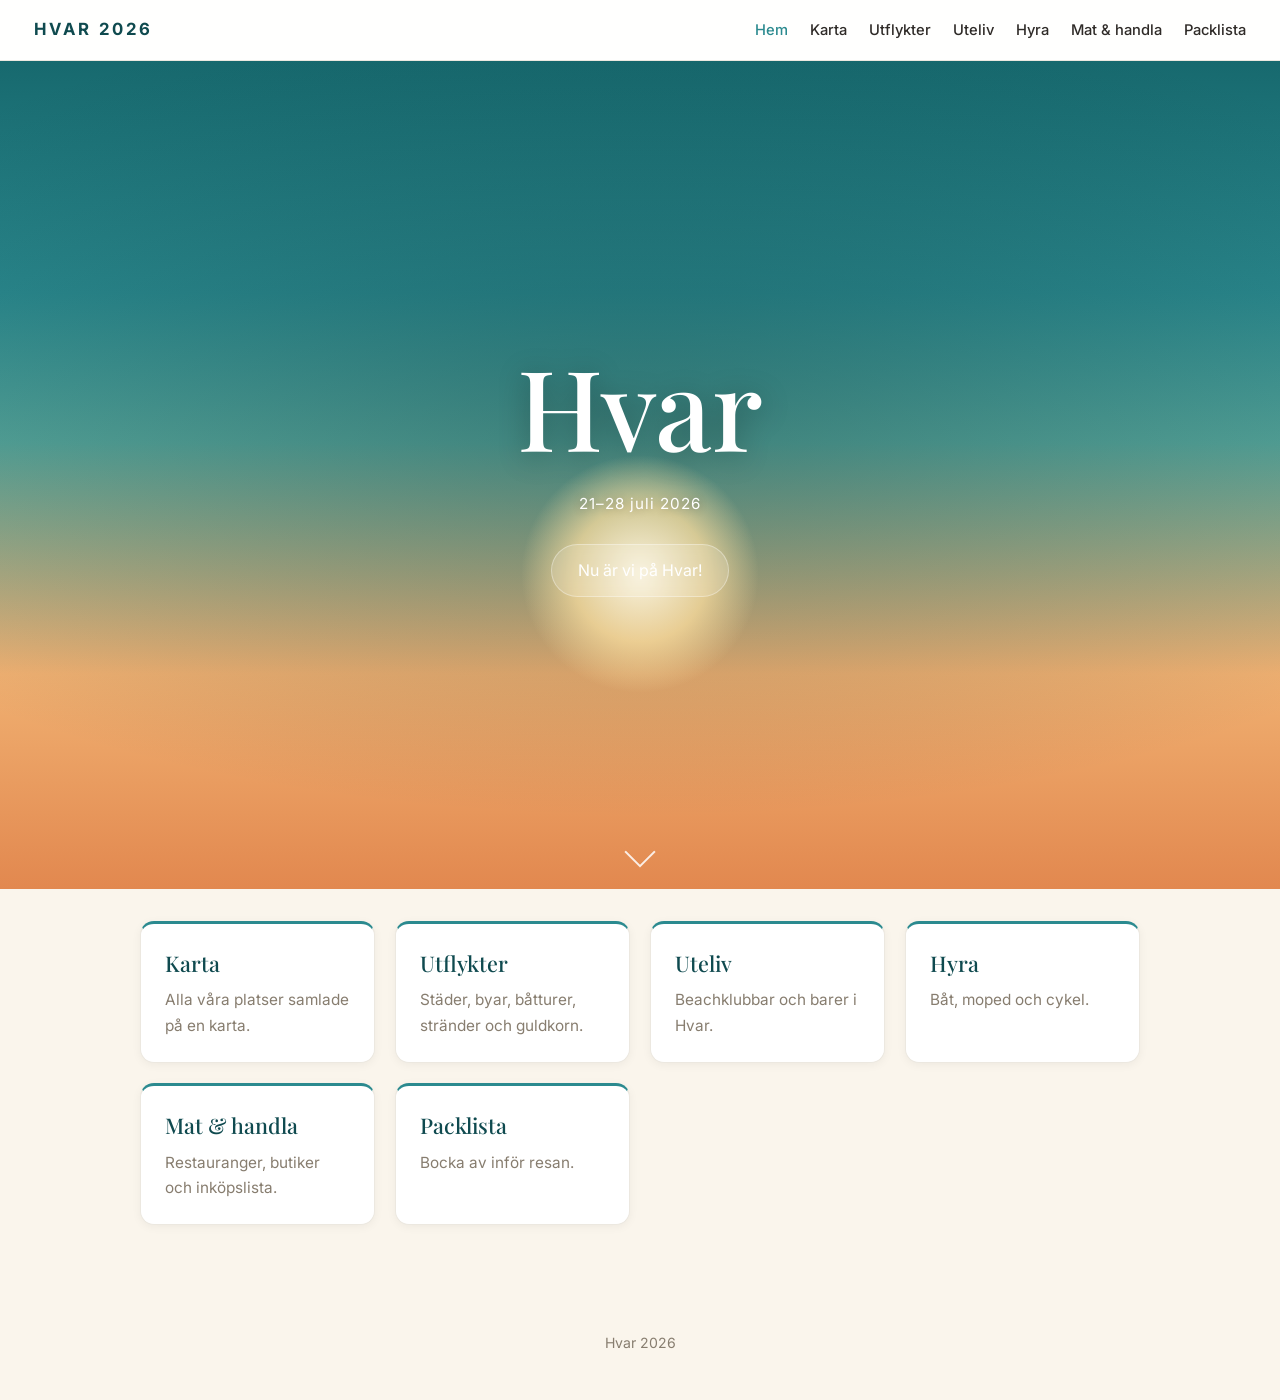
<file: index.html>
<!DOCTYPE html>
<html lang="sv">
<head>
  <meta charset="UTF-8" />
  <meta name="viewport" content="width=device-width, initial-scale=1.0" />
  <title>Hvar 2026</title>
  <link rel="preconnect" href="https://fonts.googleapis.com">
  <link href="https://fonts.googleapis.com/css2?family=Playfair+Display:wght@400;500;600&family=Inter:wght@400;500;600&display=swap" rel="stylesheet">
  <link rel="stylesheet" href="style.css?v=3">
</head>
<body>

  <nav class="topp" data-aktiv="index.html"></nav>

  <header class="hero">
    <div class="sol" aria-hidden="true"></div>
    <h1>Hvar</h1>
    <div class="meta">21–28 juli 2026</div>
    <div class="nedrakning" id="nedrakning">Räknar ner…</div>
    <div class="scroll-cue" aria-hidden="true"></div>
  </header>

  <main>
    <div class="meny-grid">
      <a class="kort" href="karta.html"><div class="inner"><h3>Karta</h3><p>Alla våra platser samlade på en karta.</p></div></a>
      <a class="kort" href="utflykter.html"><div class="inner"><h3>Utflykter</h3><p>Städer, byar, båtturer, stränder och guldkorn.</p></div></a>
      <a class="kort" href="uteliv.html"><div class="inner"><h3>Uteliv</h3><p>Beachklubbar och barer i Hvar.</p></div></a>
      <a class="kort" href="hyra.html"><div class="inner"><h3>Hyra</h3><p>Båt, moped och cykel.</p></div></a>
      <a class="kort" href="mat.html"><div class="inner"><h3>Mat &amp; handla</h3><p>Restauranger, butiker och inköpslista.</p></div></a>
      <a class="kort" href="packlista.html"><div class="inner"><h3>Packlista</h3><p>Bocka av inför resan.</p></div></a>
    </div>
  </main>

  <footer>Hvar 2026</footer>

  <script src="data.js?v=3"></script>
  <script src="app.js?v=3"></script>
</body>
</html>
</file>
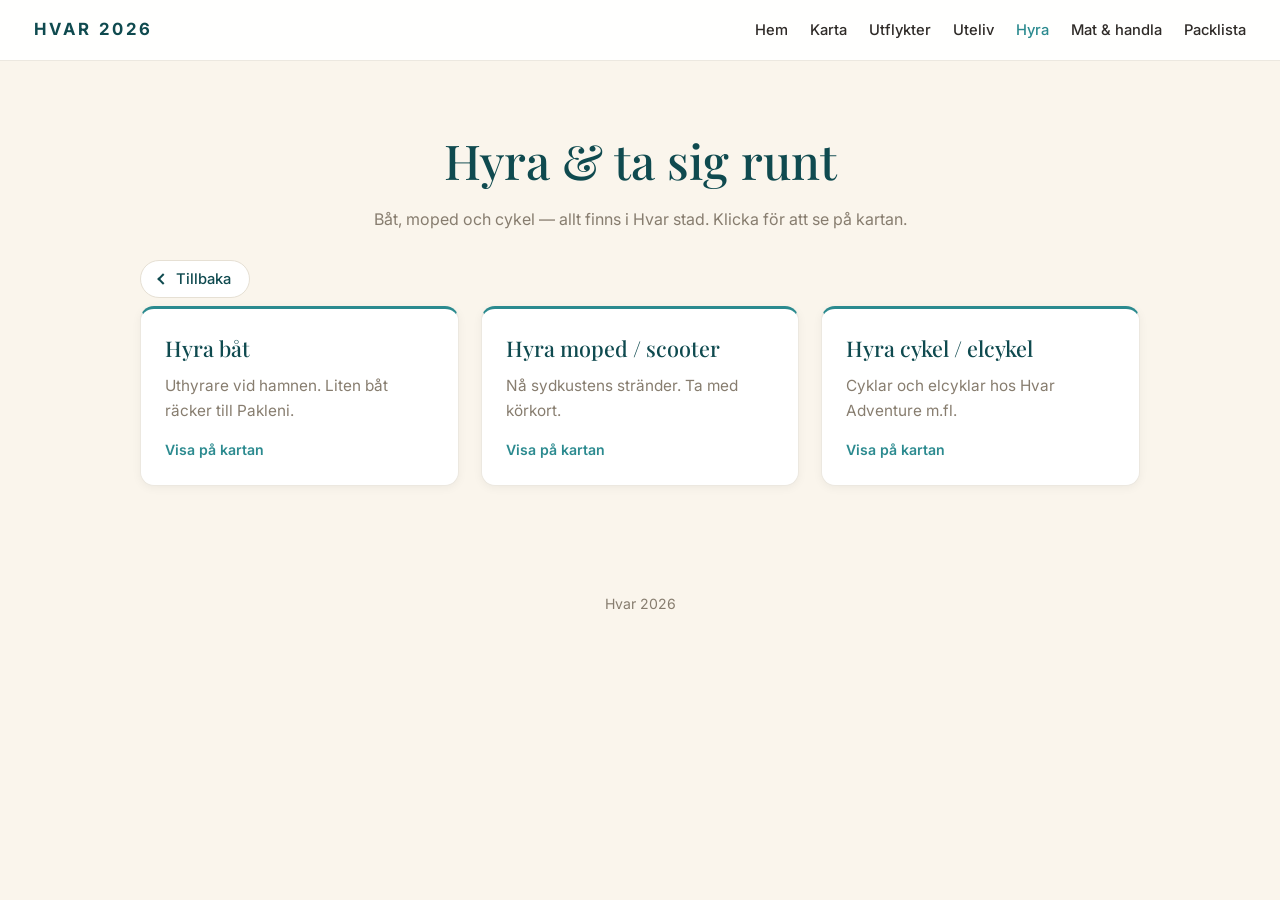
<file: hyra.html>
<!DOCTYPE html>
<html lang="sv">
<head>
  <meta charset="UTF-8" />
  <meta name="viewport" content="width=device-width, initial-scale=1.0" />
  <title>Hyra · Hvar 2026</title>
  <link rel="preconnect" href="https://fonts.googleapis.com">
  <link href="https://fonts.googleapis.com/css2?family=Playfair+Display:wght@400;500;600&family=Inter:wght@400;500;600&display=swap" rel="stylesheet">
  <link rel="stylesheet" href="style.css?v=3">
</head>
<body>

  <nav class="topp" data-aktiv="hyra.html"></nav>

  <div class="sidhuvud">
    <h1>Hyra &amp; ta sig runt</h1>
    <p>Båt, moped och cykel — allt finns i Hvar stad. Klicka för att se på kartan.</p>
  </div>

  <main>
    <div class="kort-grid" id="hyra"></div>
  </main>

  <footer>Hvar 2026</footer>

  <script src="data.js?v=3"></script>
  <script src="app.js?v=3"></script>
  <script>renderKort(hyra, "#hyra");</script>
</body>
</html>
</file>
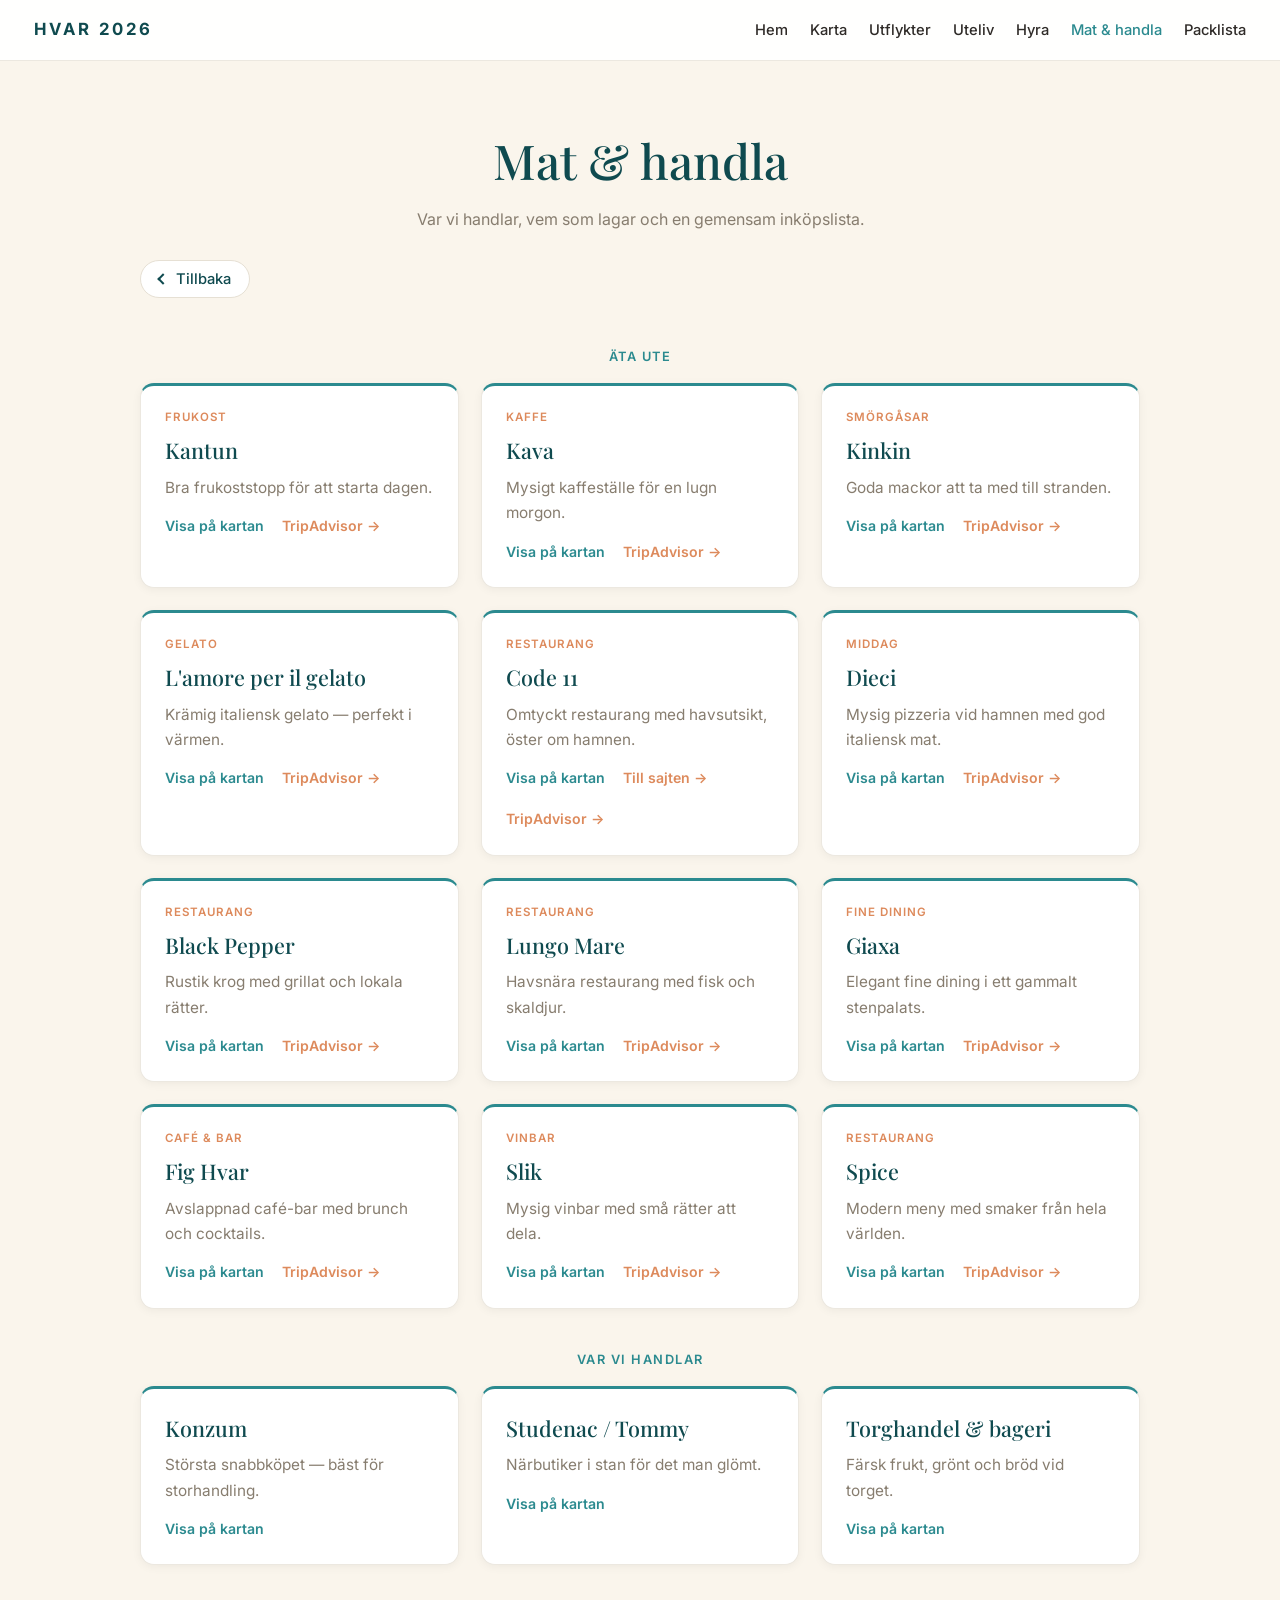
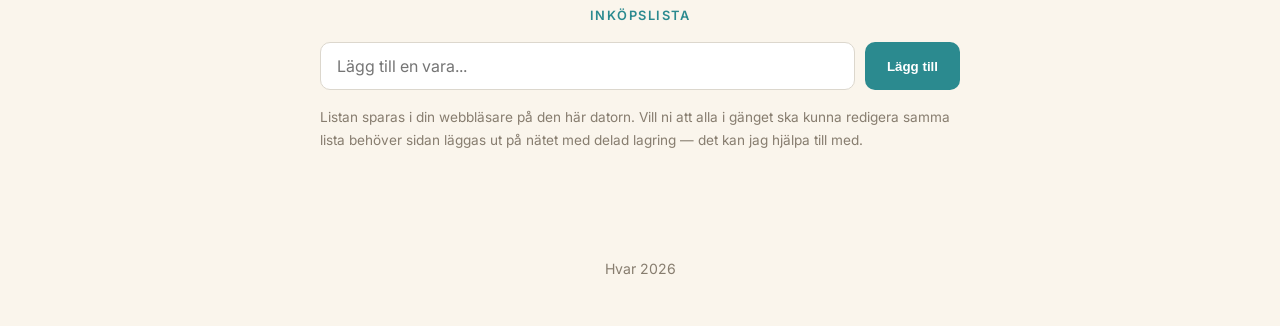
<file: mat.html>
<!DOCTYPE html>
<html lang="sv">
<head>
  <meta charset="UTF-8" />
  <meta name="viewport" content="width=device-width, initial-scale=1.0" />
  <title>Mat &amp; handla · Hvar 2026</title>
  <link rel="preconnect" href="https://fonts.googleapis.com">
  <link href="https://fonts.googleapis.com/css2?family=Playfair+Display:wght@400;500;600&family=Inter:wght@400;500;600&display=swap" rel="stylesheet">
  <link rel="stylesheet" href="style.css?v=3">
</head>
<body>

  <nav class="topp" data-aktiv="mat.html"></nav>

  <div class="sidhuvud">
    <h1>Mat &amp; handla</h1>
    <p>Var vi handlar, vem som lagar och en gemensam inköpslista.</p>
  </div>

  <main>
    <div class="grupp-rubrik">Äta ute</div>
    <div class="kort-grid" id="restauranger"></div>

    <div class="grupp-rubrik">Var vi handlar</div>
    <div class="kort-grid" id="handla"></div>

    <div class="grupp-rubrik">Inköpslista</div>
    <div class="inkop">
      <form id="inkop-form" class="inkop-form">
        <input id="inkop-input" type="text" placeholder="Lägg till en vara..." autocomplete="off">
        <button type="submit">Lägg till</button>
      </form>
      <ul id="inkop-lista" class="inkop-lista"></ul>
      <p class="inkop-info">Listan sparas i din webbläsare på den här datorn. Vill ni att alla i gänget ska kunna redigera samma lista behöver sidan läggas ut på nätet med delad lagring — det kan jag hjälpa till med.</p>
    </div>
  </main>

  <footer>Hvar 2026</footer>

  <script src="data.js?v=3"></script>
  <script src="app.js?v=3"></script>
  <script>
    renderKort(restauranger, "#restauranger");
    renderKort(handla, "#handla");
    inkopslista();
  </script>
</body>
</html>
</file>
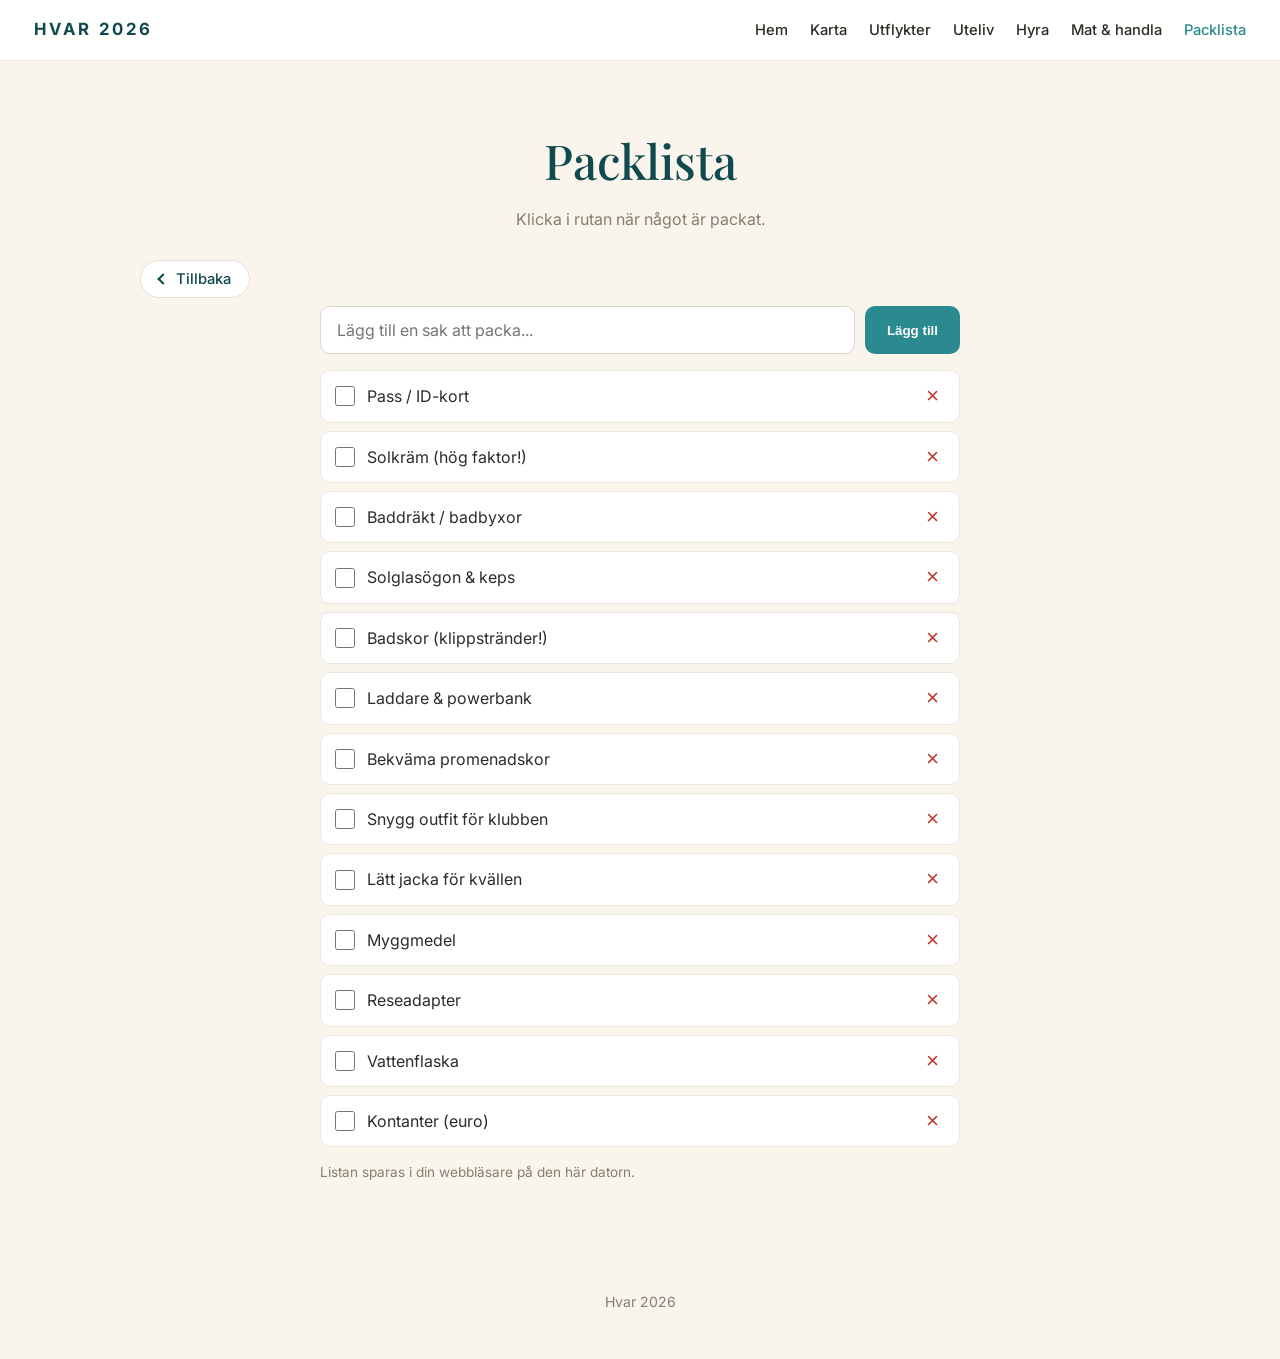
<file: packlista.html>
<!DOCTYPE html>
<html lang="sv">
<head>
  <meta charset="UTF-8" />
  <meta name="viewport" content="width=device-width, initial-scale=1.0" />
  <title>Packlista · Hvar 2026</title>
  <link rel="preconnect" href="https://fonts.googleapis.com">
  <link href="https://fonts.googleapis.com/css2?family=Playfair+Display:wght@400;500;600&family=Inter:wght@400;500;600&display=swap" rel="stylesheet">
  <link rel="stylesheet" href="style.css?v=3">
</head>
<body>

  <nav class="topp" data-aktiv="packlista.html"></nav>

  <div class="sidhuvud">
    <h1>Packlista</h1>
    <p>Klicka i rutan när något är packat.</p>
  </div>

  <main>
    <div class="inkop">
      <form id="pack-form" class="inkop-form">
        <input id="pack-input" type="text" placeholder="Lägg till en sak att packa..." autocomplete="off">
        <button type="submit">Lägg till</button>
      </form>
      <ul id="pack-lista" class="inkop-lista"></ul>
      <p class="inkop-info">Listan sparas i din webbläsare på den här datorn.</p>
    </div>
  </main>

  <footer>Hvar 2026</footer>

  <script src="data.js?v=3"></script>
  <script src="app.js?v=3"></script>
  <script>packlista();</script>
</body>
</html>
</file>
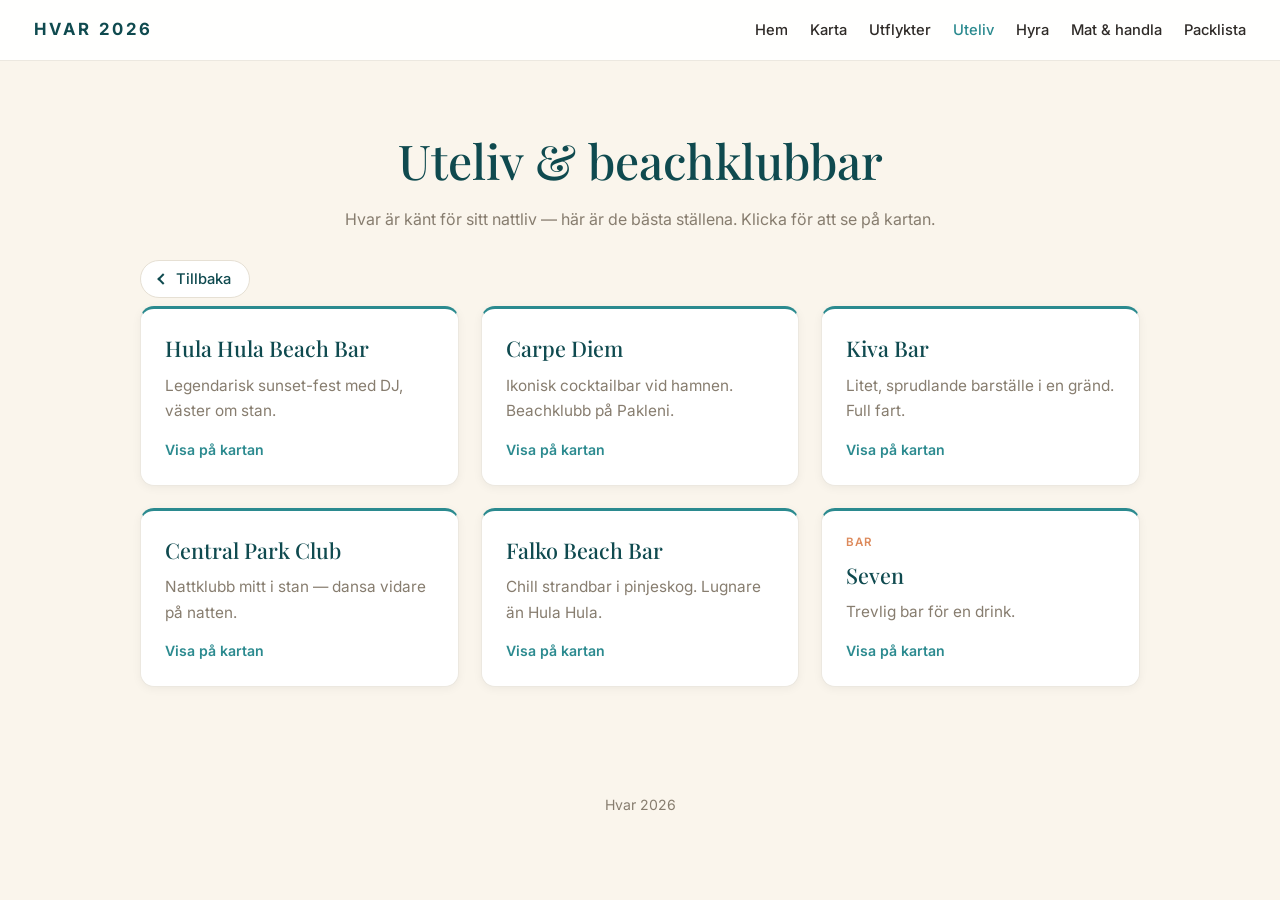
<file: uteliv.html>
<!DOCTYPE html>
<html lang="sv">
<head>
  <meta charset="UTF-8" />
  <meta name="viewport" content="width=device-width, initial-scale=1.0" />
  <title>Uteliv · Hvar 2026</title>
  <link rel="preconnect" href="https://fonts.googleapis.com">
  <link href="https://fonts.googleapis.com/css2?family=Playfair+Display:wght@400;500;600&family=Inter:wght@400;500;600&display=swap" rel="stylesheet">
  <link rel="stylesheet" href="style.css?v=3">
</head>
<body>

  <nav class="topp" data-aktiv="uteliv.html"></nav>

  <div class="sidhuvud">
    <h1>Uteliv &amp; beachklubbar</h1>
    <p>Hvar är känt för sitt nattliv — här är de bästa ställena. Klicka för att se på kartan.</p>
  </div>

  <main>
    <div class="kort-grid" id="uteliv"></div>
  </main>

  <footer>Hvar 2026</footer>

  <script src="data.js?v=3"></script>
  <script src="app.js?v=3"></script>
  <script>renderKort(uteliv, "#uteliv");</script>
</body>
</html>
</file>
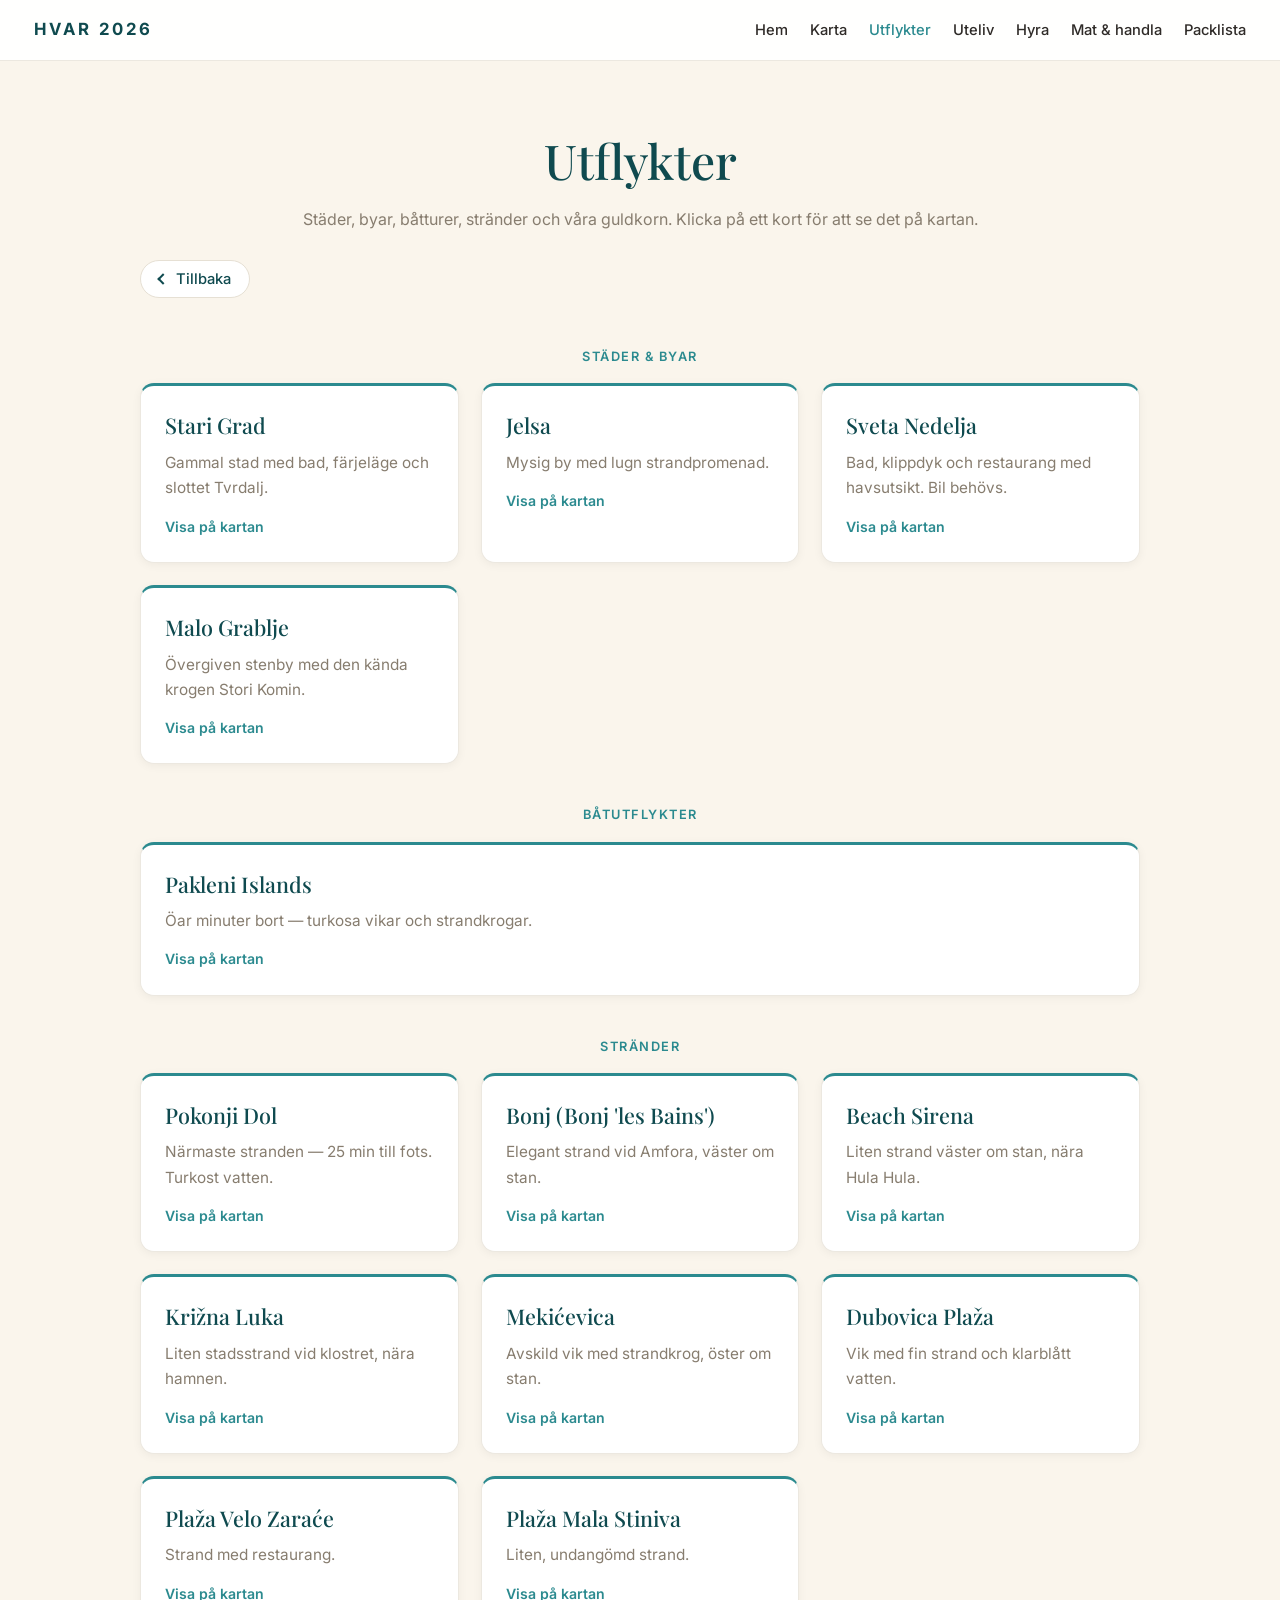
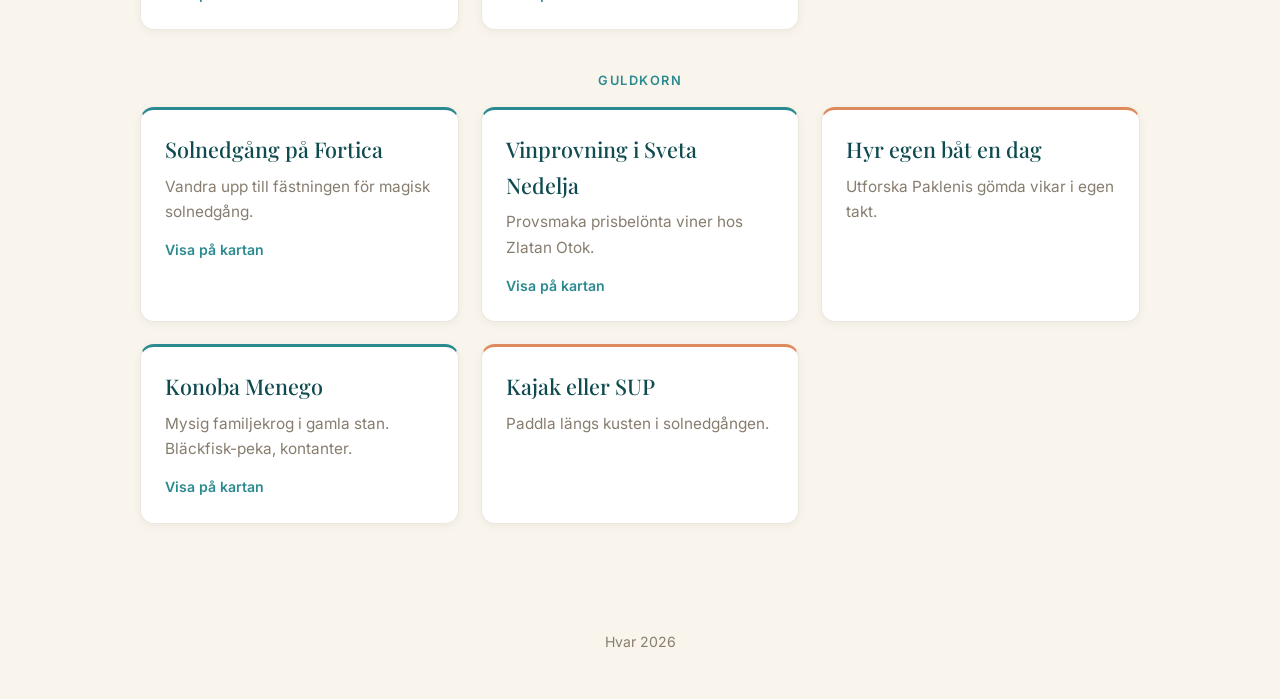
<file: utflykter.html>
<!DOCTYPE html>
<html lang="sv">
<head>
  <meta charset="UTF-8" />
  <meta name="viewport" content="width=device-width, initial-scale=1.0" />
  <title>Utflykter · Hvar 2026</title>
  <link rel="preconnect" href="https://fonts.googleapis.com">
  <link href="https://fonts.googleapis.com/css2?family=Playfair+Display:wght@400;500;600&family=Inter:wght@400;500;600&display=swap" rel="stylesheet">
  <link rel="stylesheet" href="style.css?v=3">
</head>
<body>

  <nav class="topp" data-aktiv="utflykter.html"></nav>

  <div class="sidhuvud">
    <h1>Utflykter</h1>
    <p>Städer, byar, båtturer, stränder och våra guldkorn. Klicka på ett kort för att se det på kartan.</p>
  </div>

  <main>
    <div class="grupp-rubrik">Städer &amp; byar</div>
    <div class="kort-grid" id="stader"></div>

    <div class="grupp-rubrik">Båtutflykter</div>
    <div class="kort-grid" id="bat"></div>

    <div class="grupp-rubrik">Stränder</div>
    <div class="kort-grid" id="strand"></div>

    <div class="grupp-rubrik">Guldkorn</div>
    <div class="kort-grid" id="guldkorn"></div>
  </main>

  <footer>Hvar 2026</footer>

  <script src="data.js?v=3"></script>
  <script src="app.js?v=3"></script>
  <script>
    renderKort(platser.filter(function (p) { return p.grupp === "stader"; }), "#stader");
    renderKort(platser.filter(function (p) { return p.grupp === "bat"; }), "#bat");
    renderKort(platser.filter(function (p) { return p.grupp === "strand"; }), "#strand");
    renderKort(guldkorn, "#guldkorn");
  </script>
</body>
</html>
</file>
<file: style.css>
/* ===========================================================
   Hvar 2026 — delad stil för alla sidor
   =========================================================== */
:root {
  --sand: #faf5ec;   /* varm gräddvit sand */
  --hav:  #2b8a8f;   /* turkost hav */
  --djup: #0f4a4f;   /* djupt havsblått */
  --guld: #dd8a5c;   /* varm terrakotta (solnedgång) */
  --text: #2f2b28;   /* varm mörk */
  --mjuk: #877d6f;   /* varm mjuk grå */
}
* { box-sizing: border-box; margin: 0; padding: 0; }
html { scroll-behavior: smooth; }
body {
  font-family: "Inter", -apple-system, "Segoe UI", Roboto, sans-serif;
  color: var(--text);
  background: var(--sand);
  line-height: 1.65;
}
a { color: inherit; }

/* ---------- Toppmeny (samma på alla sidor) ---------- */
nav.topp {
  position: sticky; top: 0; z-index: 1000;
  display: flex; align-items: center; justify-content: space-between;
  gap: 20px; flex-wrap: wrap;
  padding: 16px 34px;
  background: rgba(255,255,255,0.92); backdrop-filter: blur(8px);
  border-bottom: 1px solid #ece8e0;
}
nav.topp .logo { font-weight: 700; letter-spacing: 3px; color: var(--djup); text-decoration: none; font-size: 1.05rem; }
nav.topp .lankar { display: flex; gap: 22px; flex-wrap: wrap; }
nav.topp .lankar a { color: var(--text); text-decoration: none; font-size: 0.92rem; font-weight: 500; }
nav.topp .lankar a:hover, nav.topp .lankar a.aktiv { color: var(--hav); }
nav.topp .meny-knapp { display: none; flex-direction: column; gap: 5px; background: none; border: none; cursor: pointer; padding: 6px; }
nav.topp .meny-knapp span { width: 24px; height: 2px; background: var(--djup); border-radius: 2px; }

/* ---------- Hero (startsidan) ---------- */
header.hero {
  position: relative; min-height: 92vh; overflow: hidden;
  display: flex; flex-direction: column; align-items: center; justify-content: center;
  text-align: center; color: white; padding: 70px 20px;
  background: linear-gradient(180deg, #17696e 0%, #2b8a8f 28%, #57a79c 46%, #f0b071 74%, #e2884f 100%);
}
header.hero .sol {
  position: absolute; left: 50%; top: 62%; width: 240px; height: 240px;
  transform: translate(-50%, -50%); border-radius: 50%;
  background: radial-gradient(circle, rgba(255,248,228,0.95) 0%, rgba(255,226,162,0.7) 40%, rgba(255,200,130,0) 70%);
  animation: solglod 6s ease-in-out infinite;
}
@keyframes solglod {
  0%, 100% { transform: translate(-50%,-50%) scale(1); opacity: 0.9; }
  50% { transform: translate(-50%,-50%) scale(1.09); opacity: 1; }
}
@keyframes hero-in { from { opacity: 0; transform: translateY(26px); } to { opacity: 1; transform: translateY(0); } }
header.hero h1 { animation: hero-in 1.1s cubic-bezier(.2,.7,.2,1) both; }
header.hero .ingress { animation: hero-in 1.1s cubic-bezier(.2,.7,.2,1) .18s both; }
header.hero .meta { animation: hero-in 1.1s cubic-bezier(.2,.7,.2,1) .34s both; }
header.hero .nedrakning { animation: hero-in 1.1s cubic-bezier(.2,.7,.2,1) .5s both; }
header.hero .scroll-cue {
  position: absolute; bottom: 26px; left: 50%; width: 22px; height: 22px;
  border-right: 2px solid rgba(255,255,255,0.85); border-bottom: 2px solid rgba(255,255,255,0.85);
  transform: translateX(-50%) rotate(45deg); animation: cue 1.9s ease-in-out infinite;
}
@keyframes cue {
  0%, 100% { transform: translateX(-50%) rotate(45deg) translate(0,0); opacity: 0.85; }
  50% { transform: translateX(-50%) rotate(45deg) translate(5px,5px); opacity: 0.4; }
}
header.hero::after {
  content: ""; position: absolute; inset: 0; z-index: 1;
  background: radial-gradient(130% 85% at 50% 42%, rgba(8,48,52,0.32) 0%, rgba(8,48,52,0) 58%);
}
header.hero > * { position: relative; z-index: 2; }
header.hero h1 {
  font-family: "Playfair Display", serif; font-weight: 500;
  font-size: clamp(3.4rem, 11vw, 7rem); line-height: 0.95; margin-bottom: 18px;
  text-shadow: 0 4px 30px rgba(0,0,0,0.3);
}
header.hero .ingress {
  max-width: 580px; font-size: clamp(1.05rem, 2.3vw, 1.35rem);
  text-shadow: 0 2px 14px rgba(0,0,0,0.35);
}
header.hero .meta { margin-top: 14px; font-size: 0.95rem; letter-spacing: 1px; opacity: 0.92; text-shadow: 0 1px 8px rgba(0,0,0,0.3); }
header.hero .nedrakning {
  margin-top: 28px; font-size: 1rem; background: rgba(255,255,255,0.14);
  backdrop-filter: blur(6px); border: 1px solid rgba(255,255,255,0.35);
  padding: 12px 26px; border-radius: 999px;
}
header.hero .nedrakning .antal { font-size: 1.45rem; font-weight: 700; margin: 0 3px 0 8px; }
header.hero .nedrakning .antal:first-child { margin-left: 0; }

/* ---------- Sidhuvud (undersidor) ---------- */
.sidhuvud { max-width: 1040px; margin: 0 auto; padding: 60px 20px 4px; text-align: center; }
.sidhuvud h1 { font-family: "Playfair Display", serif; font-weight: 500; font-size: clamp(2.2rem, 6vw, 3rem); color: var(--djup); }
.sidhuvud p { color: var(--mjuk); margin-top: 6px; }

/* ---------- Innehåll ---------- */
main { max-width: 1040px; margin: 0 auto; padding: 24px 20px 60px; }

/* ---------- Tillbaka-knapp ---------- */
.tillbaka {
  display: inline-flex; align-items: center; gap: 9px;
  background: #fff; border: 1px solid #e6e0d4; color: var(--djup);
  border-radius: 999px; padding: 9px 18px; font-size: 0.92rem; font-weight: 500;
  cursor: pointer; margin-bottom: 8px; font-family: inherit; transition: 0.15s;
}
.tillbaka:hover { border-color: var(--hav); color: var(--hav); }
.tillbaka .pil { width: 8px; height: 8px; border-left: 2px solid currentColor; border-bottom: 2px solid currentColor; transform: rotate(45deg); }
.grupp-rubrik {
  font-weight: 600; color: var(--hav); text-transform: uppercase;
  letter-spacing: 1.5px; font-size: 0.8rem; margin: 40px 0 16px; text-align: center;
}
.grupp-rubrik:first-child { margin-top: 8px; }

/* ---------- Kort ---------- */
.kort-grid { display: grid; grid-template-columns: repeat(auto-fit, minmax(270px, 1fr)); gap: 22px; }
.kort {
  background: white; border-radius: 14px; overflow: hidden; text-decoration: none; color: inherit;
  border: 1px solid #ece8e0; border-top: 3px solid var(--hav);
  box-shadow: 0 2px 10px rgba(0,0,0,0.05); transition: transform 0.2s, box-shadow 0.2s;
  display: flex; flex-direction: column;
}
a.kort:hover { transform: translateY(-3px); box-shadow: 0 10px 24px rgba(0,0,0,0.11); }
.kort .inner { padding: 22px 24px 24px; flex: 1; display: flex; flex-direction: column; }
.kort-typ { font-size: 0.72rem; font-weight: 600; text-transform: uppercase; letter-spacing: 1px; color: var(--guld); margin-bottom: 6px; }
.kort h3 { font-family: "Playfair Display", serif; font-weight: 500; color: var(--djup); font-size: 1.35rem; margin-bottom: 6px; }
.kort p { margin: 0; color: var(--mjuk); font-size: 0.96rem; }
.kort-lankar { margin-top: 14px; display: flex; gap: 18px; flex-wrap: wrap; }
.kort .lank { color: var(--hav); font-weight: 600; font-size: 0.88rem; }
.kort .boka { color: var(--guld); font-weight: 600; font-size: 0.88rem; cursor: pointer; }
.kort .boka:hover { text-decoration: underline; }
.kort.info { border-top-color: var(--guld); }
.popup-lank { display: inline-block; margin-top: 8px; margin-right: 14px; color: var(--guld); font-weight: 600; font-size: 0.85rem; text-decoration: none; }
.popup-lank:hover { text-decoration: underline; }

/* ---------- Startsidans meny-rutor ---------- */
.meny-grid { display: grid; grid-template-columns: repeat(auto-fit, minmax(230px, 1fr)); gap: 20px; margin-top: 8px; }

/* ---------- Boende-ruta ---------- */
.boende {
  background: linear-gradient(135deg, var(--hav), var(--djup)); color: white;
  border-radius: 18px; padding: 30px 36px; box-shadow: 0 6px 22px rgba(0,0,0,0.12);
  text-decoration: none; display: block; transition: transform 0.2s, box-shadow 0.2s; margin-top: 40px;
}
.boende:hover { transform: translateY(-3px); box-shadow: 0 16px 36px rgba(0,0,0,0.22); }
.boende h3 { font-family: "Playfair Display", serif; font-weight: 500; font-size: 1.7rem; margin-bottom: 4px; }
.boende p { opacity: 0.92; }
.boende .lank-vit { margin-top: 8px; font-size: 0.85rem; font-weight: 600; opacity: 0.95; }

/* ---------- Karta ---------- */
#karta { height: 70vh; min-height: 460px; border-radius: 18px; box-shadow: 0 5px 20px rgba(0,0,0,0.09); }
.prick-ikon span { display: block; width: 100%; height: 100%; border-radius: 50%; border: 2px solid #fff; box-shadow: 0 1px 5px rgba(0,0,0,0.45); }
.leaflet-popup-content { margin: 12px 16px !important; width: 210px !important; }
.popup-text b { font-family: "Playfair Display", serif; font-size: 1.1rem; color: var(--djup); }
.popup-text span { display: block; color: var(--mjuk); font-size: 0.85rem; margin-top: 3px; }
.kart-hint { text-align: center; color: var(--mjuk); font-size: 0.88rem; margin-top: 18px; }
.kart-teckenforklaring { display: flex; gap: 10px; flex-wrap: wrap; justify-content: center; margin-top: 10px; color: var(--mjuk); font-size: 0.9rem; }
.kart-teckenforklaring span { display: inline-flex; align-items: center; gap: 7px; cursor: pointer; padding: 7px 14px; border-radius: 999px; border: 1px solid transparent; transition: 0.15s; }
.kart-teckenforklaring span:hover { background: #fff; border-color: #e6e0d4; }
.kart-teckenforklaring span.aktiv { background: #fff; border-color: var(--hav); color: var(--djup); font-weight: 600; }
.kart-teckenforklaring i { width: 13px; height: 13px; border-radius: 50%; border: 2px solid #fff; box-shadow: 0 1px 3px rgba(0,0,0,0.3); }

/* ---------- Packlista ---------- */
ul.packlista { list-style: none; display: grid; grid-template-columns: repeat(auto-fill, minmax(230px, 1fr)); gap: 10px; max-width: 820px; margin: 0 auto; }
ul.packlista li { background: white; padding: 14px 16px; border-radius: 12px; box-shadow: 0 2px 8px rgba(0,0,0,0.06); display: flex; align-items: center; gap: 12px; }
ul.packlista input { width: 20px; height: 20px; cursor: pointer; accent-color: var(--hav); flex-shrink: 0; }
ul.packlista label { cursor: pointer; }
ul.packlista input:checked + label { text-decoration: line-through; opacity: 0.42; }

/* ---------- Matlag-hjul ---------- */
.matlag { background: white; border: 1px solid #ece8e0; border-radius: 14px; padding: 24px 26px; max-width: 760px; margin: 0 auto; }
.matlag p { color: var(--mjuk); margin-bottom: 18px; }
.matlag p b { color: var(--text); }
.hjul { display: flex; gap: 14px; align-items: center; flex-wrap: wrap; }
.hjul-namn { flex: 1; min-width: 220px; font-family: "Playfair Display", serif; font-size: 1.5rem; color: var(--djup); background: var(--sand); border-radius: 10px; padding: 14px 18px; text-align: center; }
.hjul button { background: var(--hav); color: white; border: none; border-radius: 10px; padding: 14px 28px; font-size: 1rem; font-weight: 600; cursor: pointer; transition: background 0.15s; }
.hjul button:hover { background: var(--djup); }
.hjul button:disabled { opacity: 0.6; cursor: default; }

/* ---------- Inköpslista ---------- */
.inkop { max-width: 640px; margin: 0 auto; }
.inkop-form { display: flex; gap: 10px; margin-bottom: 16px; }
.inkop-form input { flex: 1; padding: 13px 16px; border: 1px solid #dcd7cd; border-radius: 10px; font-size: 1rem; font-family: inherit; }
.inkop-form input:focus { outline: none; border-color: var(--hav); }
.inkop-form button { background: var(--hav); color: white; border: none; border-radius: 10px; padding: 0 22px; font-weight: 600; cursor: pointer; }
.inkop-form button:hover { background: var(--djup); }
.inkop-lista { list-style: none; }
.inkop-lista li { display: flex; align-items: center; gap: 12px; background: white; border: 1px solid #ece8e0; border-radius: 10px; padding: 12px 14px; margin-bottom: 8px; }
.inkop-lista input[type=checkbox] { width: 20px; height: 20px; accent-color: var(--hav); cursor: pointer; flex-shrink: 0; }
.inkop-lista label { flex: 1; }
.inkop-lista label.klar { text-decoration: line-through; opacity: 0.45; }
.inkop-lista .bort { background: none; border: none; color: #c0392b; font-size: 1.4rem; line-height: 1; cursor: pointer; padding: 0 6px; }
.inkop-info { color: var(--mjuk); font-size: 0.85rem; margin-top: 14px; }

/* ---------- Sidfot ---------- */
footer { text-align: center; padding: 46px 20px; color: var(--mjuk); font-size: 0.88rem; }

@media (max-width: 760px) {
  nav.topp { padding: 14px 18px; }
  nav.topp .meny-knapp { display: flex; }
  nav.topp .lankar {
    display: none; width: 100%; flex-basis: 100%;
    flex-direction: column; gap: 0; padding-top: 8px;
  }
  nav.topp.open .lankar { display: flex; }
  nav.topp .lankar a { padding: 12px 4px; font-size: 1.05rem; border-top: 1px solid #efe9de; }
}
</file>
